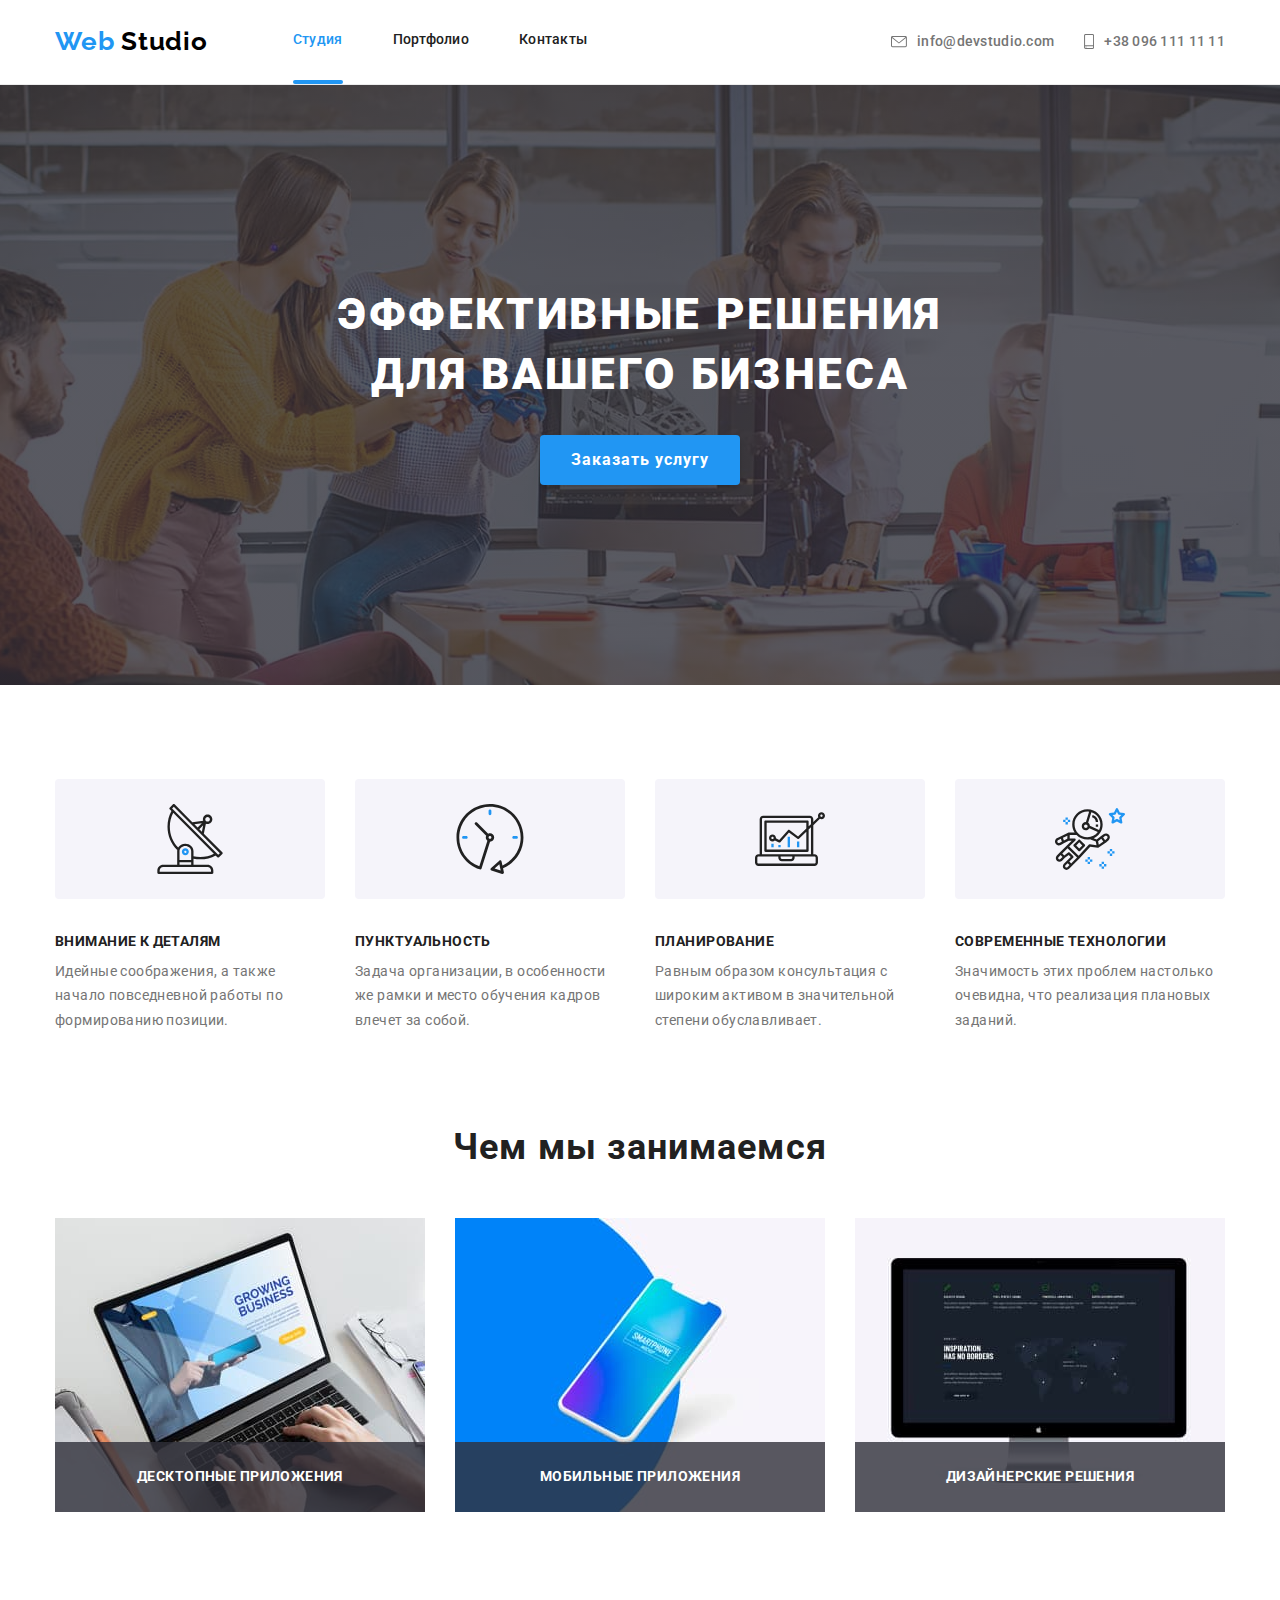
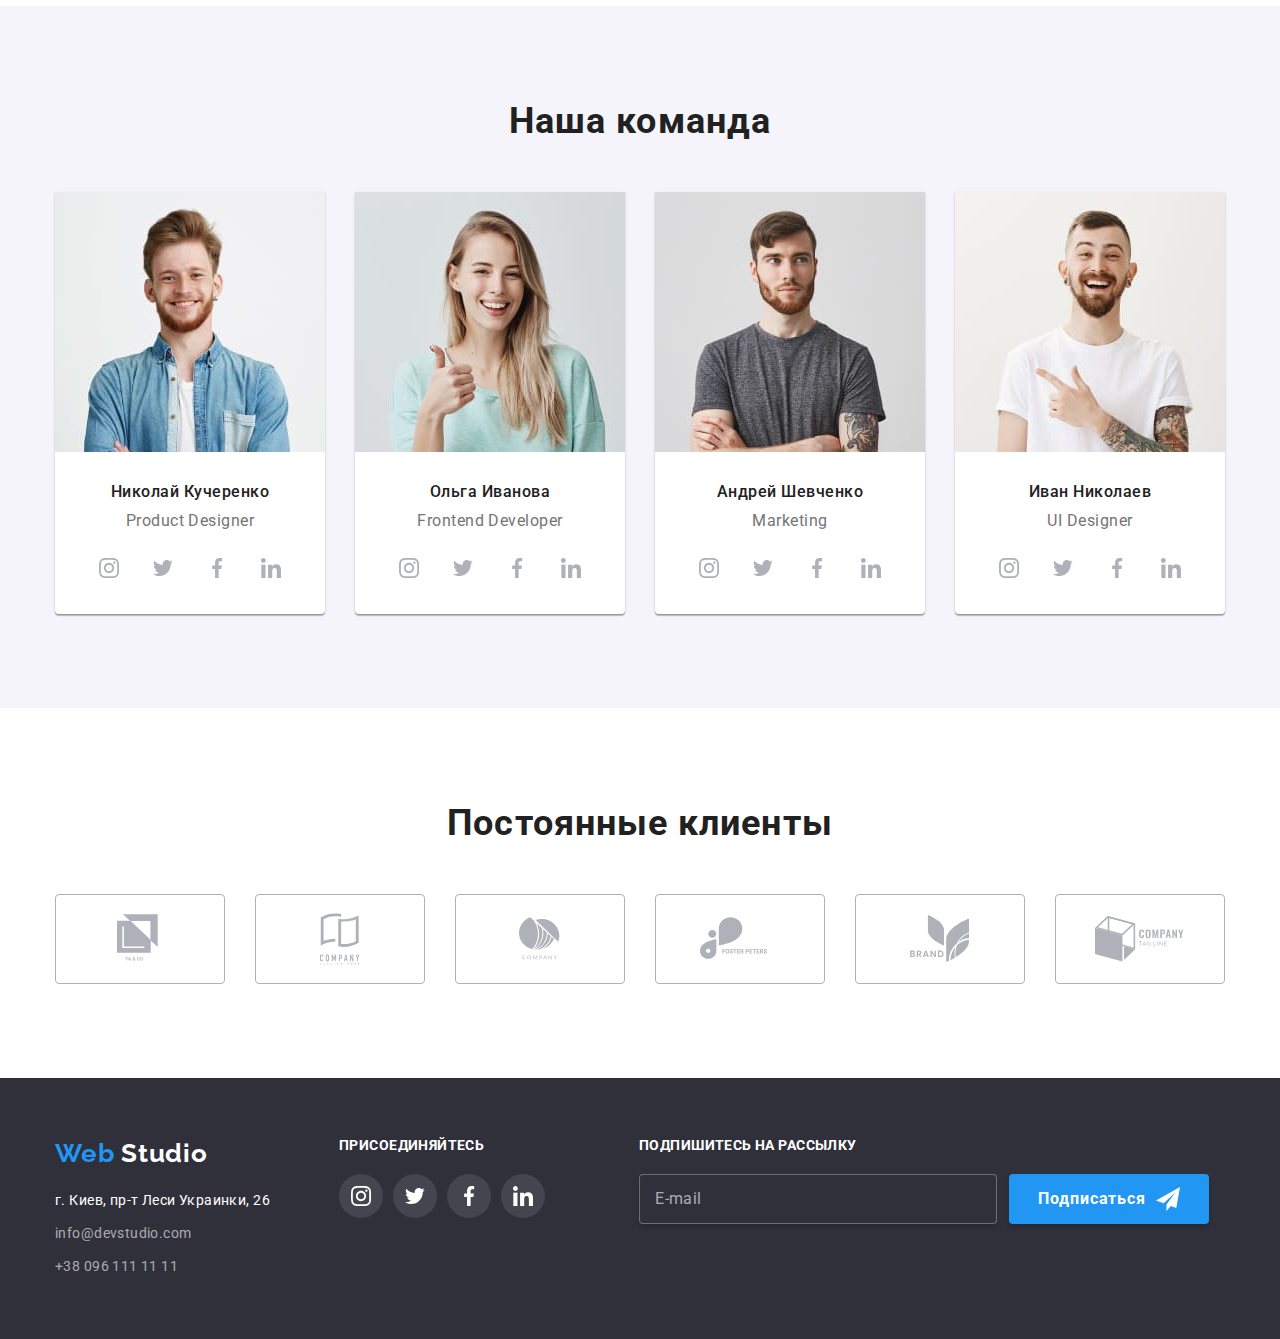
<file: index.html>
<!DOCTYPE html>
<html lang="ru">
  <head>
    <meta charset="UTF-8" />
    <meta name="viewport" content="width=device-width, initial-scale=1.0" />
    <title>Web Studio</title>
    <link
      href="https://fonts.googleapis.com/css2?family=Raleway:wght@700&family=Roboto:wght@400;500;700;900&display=swap"
      rel="stylesheet"/>
    <link rel="stylesheet" href="https://cdnjs.cloudflare.com/ajax/libs/modern-normalize/0.6.0/modern-normalize.min.css" />
    <link rel="stylesheet" href="./css/styles.css" />
  </head>
  <body>
    <!--page-header-->
    <header class="main-header">
      <div class="page-header container">
        <!--page-nav-->

        <nav class="main-nav">
          <a class="logo link" href="./index.html">
            Web <span class="logo-header">Studio</span>
          </a>
          <ul class="page-nav list">
            <li class="item active"><a class="link " href="./index.html">Студия</a></li>
            <li class="item"><a class="link" href="./portfolio.html">Портфолио</a></li>
            <li class="item"><a class="link" href="#">Контакты</a></li>
          </ul>

        </nav>
        <!--Contacts-->
        <ul class="nav-contacts list">
          <li class="item">            
            <a class="link" href="mailto:info@devstudio.com"> 
              <svg class="contacts-icon" width="16" height="12">
                <use href="./images/sprite-icon.svg#icon-envelope" ></use>
              </svg>info@devstudio.com
            </a>
          </li>
          <li class="item"><a class="link" href="tel:+380961111111">
            <svg class="contacts-icon" width="10" height="15">
              <use href="./images/sprite-icon.svg#icon-smartphone"></use>
            </svg>+38 096 111 11 11</a></li>
        </ul>
      </div>

    </header>

    <main>
      <!--page-hero-->
      <section class="page-hero">
        <div class="hero-background">
          <h1 class="hero-title">эффективные решения <br> для вашего бизнеса</h1>         
          <button class="button" data-modal-open>Заказать услугу</button>
        </div>
      </section>

      <!--Features-->
      <section class="section">
        <div class=" container">
          <h2 class="section-title visually-hidden">Особенности нашей компании</h2>
          <ul class="features list">
            <li class="item">
              <svg class="features-icon" >
                <use href="./images/sprite-icon.svg#icon-antenna_1" width="70" height="70"></use>
              </svg>
              <h3 class="features-title">Внимание к деталям</h3>
              <p class="features-dicription">
                Идейные соображения, а также начало повседневной работы по формированию позиции.
              </p>
            </li>

            <li class="item">
              <svg class="features-icon" >
                <use href="./images/sprite-icon.svg#icon-clock_1" width="70" height="70"></use>
              </svg>              
              <h3 class="features-title">Пунктуальность</h3>
              <p class="features-dicription">
                Задача организации, в особенности же рамки и место обучения кадров влечет за собой.
              </p>
            </li>

            <li class="item">
              <svg class="features-icon" >
                <use href="./images/sprite-icon.svg#icon-diagram_1" width="70" height="70"></use>
              </svg>
              <h3 class="features-title">Планирование</h3>
              <p class="features-dicription">
                Равным образом консультация с широким активом в значительной степени обуславливает.
              </p>
            </li>

            <li class="item">
              <svg class="features-icon" >
                <use href="./images/sprite-icon.svg#icon-astronaut_1" width="70" height="70"></use>
              </svg>
              <h3 class="features-title">Современные технологии</h3>
              <p class="features-dicription">
                Значимость этих проблем настолько очевидна, что реализация плановых заданий.
              </p>
            </li>
         </ul>

        </div>
      </section>

      <!--What are we doing-->
      <section class="our-working-main section">
        <div class="container">
            <h2 class="section-title">Чем мы занимаемся</h2>
            <ul class="works list">
              <li class="item">
                <img src="./images/Desktop-applications.jpg" alt="Ноутбук" width="370" height="294" />
                <p class="our-working">Десктопные приложения</p>
              </li>

              <li class="item">
                <img src="./images/Mobile-applications.jpg" alt="Смартфон" width="370" height="294" />
                <p class="our-working">Мобильные приложения</p>
              </li>

              <li class="item">
                <img src="./images/Design-solutions.jpg" alt="Монитор" width="370" height="294" />
                <p class="our-working">Дизайнерские решения</p>
              </li>

            </ul>
        </div>
        
      </section>

      <!--Our-Team-->
      <section class="our-team-main section">
        <div class="container">
          <h2 class="section-title">Наша команда</h2>
          <ul class="our-team list">
            <li class="item">
              <img class="member-photo" src="./images/Nikolay-Kucherenko.jpg" alt="Николай Кучеренко" width="270" height="260" />
              <div class="team-label">
                <h3 class="teams-member">Николай Кучеренко</h3>
                <p class="occupations">Product Designer</p>
                <ul class="social list">
                  <li class="item">
                    <a class="link" href="#" aria-label="instagram">
                      <svg class="member-social-icon" width="20" height="20">
                      <use href="./images/sprite-icon.svg#icon-instagram" ></use>
                      </svg>
                    </a>
                  </li>
                  <li class="item">
                    <a class="link" href="#" aria-label="twitter"> 
                      <svg class="member-social-icon" width="20" height="20">
                        <use href="./images/sprite-icon.svg#icon-twitter" ></use>
                      </svg> 
                    </a>
                  </li>
                  <li class="item">
                    <a class="link" href="#" aria-label="facebook"> 
                      <svg class="member-social-icon" width="20" height="20">
                        <use href="./images/sprite-icon.svg#icon-facebook" ></use>
                      </svg>
                    </a>
                  </li>
                  <li class="item">
                    <a class="link" href="#" aria-label="linkedin">
                      <svg class="member-social-icon" width="20" height="20">
                      <use href="./images/sprite-icon.svg#icon-linkedin" ></use>
                      </svg>
                    </a>
                  </li>
                </ul>
              </div>
            </li>

            <li class="item">
              <img class="member-photo" src="./images/Olga-Ivanova.jpg" alt="Ольга Иванова" width="270" height="260" />
              <div class="team-label">
                <h3 class="teams-member">Ольга Иванова</h3>
                <p class="occupations">Frontend Developer</p>
                <ul class="social list">
                  <li class="item">
                    <a class="link" href="#" aria-label="instagram">
                      <svg class="member-social-icon" width="20" height="20">
                      <use href="./images/sprite-icon.svg#icon-instagram" ></use>
                      </svg>
                    </a>
                  </li>
                  <li class="item">
                    <a class="link" href="#" aria-label="twitter"> 
                      <svg class="member-social-icon" width="20" height="20">
                        <use href="./images/sprite-icon.svg#icon-twitter" ></use>
                      </svg> 
                    </a>
                  </li>
                  <li class="item">
                    <a class="link" href="#" aria-label="facebook"> 
                      <svg class="member-social-icon" width="20" height="20">
                        <use href="./images/sprite-icon.svg#icon-facebook" ></use>
                      </svg>
                    </a>
                  </li>
                  <li class="item">
                    <a class="link" href="#" aria-label="linkedin">
                      <svg class="member-social-icon" width="20" height="20">
                      <use href="./images/sprite-icon.svg#icon-linkedin" ></use>
                      </svg>
                    </a>
                  </li>
                </ul>
              </div>
            </li>

            <li class="item">
              <img class="member-photo" src="./images/Andrey-Shevchenko.jpg" alt="Андрей Шевченко" width="270" height="260" />
              <div class="team-label">
                <h3 class="teams-member">Андрей Шевченко</h3>
                <p class="occupations">Marketing</p>
                <ul class="social list">
                  <li class="item">
                    <a class="link" href="#" aria-label="instagram">
                      <svg class="member-social-icon" width="20" height="20">
                      <use href="./images/sprite-icon.svg#icon-instagram" ></use>
                      </svg>
                    </a>
                  </li>
                  <li class="item">
                    <a class="link" href="#" aria-label="twitter"> 
                      <svg class="member-social-icon" width="20" height="20">
                        <use href="./images/sprite-icon.svg#icon-twitter" ></use>
                      </svg> 
                    </a>
                  </li>
                  <li class="item">
                    <a class="link" href="#" aria-label="facebook"> 
                      <svg class="member-social-icon" width="20" height="20">
                        <use href="./images/sprite-icon.svg#icon-facebook" ></use>
                      </svg>
                    </a>
                  </li>
                  <li class="item">
                    <a class="link" href="#" aria-label="linkedin">
                      <svg class="member-social-icon" width="20" height="20">
                      <use href="./images/sprite-icon.svg#icon-linkedin" ></use>
                      </svg>
                    </a>
                  </li>
                </ul>
              </div>
            </li>

            <li class="item">
              <img class="member-photo" src="./images/Ivan-Nikolaev.jpg" alt="Иван Николаев" width="270" height="260" />
              <div class="team-label">
                <h3 class="teams-member">Иван Николаев</h3>
                <p class="occupations">UI Designer</p>
                <ul class="social list">
                  <li class="item">
                    <a class="link" href="#" aria-label="instagram">
                      <svg class="member-social-icon" width="20" height="20">
                      <use href="./images/sprite-icon.svg#icon-instagram" ></use>
                      </svg>
                    </a>
                  </li>
                  <li class="item">
                    <a class="link" href="#" aria-label="twitter"> 
                      <svg class="member-social-icon" width="20" height="20">
                        <use href="./images/sprite-icon.svg#icon-twitter" ></use>
                      </svg> 
                    </a>
                  </li>
                  <li class="item">
                    <a class="link" href="#" aria-label="facebook"> 
                      <svg class="member-social-icon" width="20" height="20">
                        <use href="./images/sprite-icon.svg#icon-facebook" ></use>
                      </svg>
                    </a>
                  </li>
                  <li class="item">
                    <a class="link" href="#" aria-label="linkedin">
                      <svg class="member-social-icon" width="20" height="20">
                      <use href="./images/sprite-icon.svg#icon-linkedin" ></use>
                      </svg>
                    </a>
                  </li>
                </ul>
              </div>
            </li>
            
          </ul>
        </div>
      </section>

      <!--regular-customers-->
      <section class="regular-customers section">
       <div class="container">
        <h2 class="section-title">Постоянные клиенты</h2>
        <ul class="customers list">
          <li  class="item">
            <a class="link" href="#" aria-label="Client_1">
              <svg class="customers-icon"  width="45" height="50">
                <use href="./images/sprite-icon.svg#icon-Client_1" ></use>
              </svg>
            </a>
          </li>
          <li  class="item">
            <a class="link" href="#" aria-label="Client_2">
              <svg class="customers-icon"  width="40" height="52">
                <use href="./images/sprite-icon.svg#icon-Client_2" ></use>
              </svg>
            </a>
          </li>
          <li  class="item">
            <a class="link" href="#" aria-label="Client_3">
              <svg class="customers-icon"  width="41" height="43">
                <use href="./images/sprite-icon.svg#icon-Client_3" ></use>
              </svg>
            </a>
          </li>
          <li  class="item">
            <a class="link" href="#" aria-label="Client_4">
              <svg class="customers-icon"  width="80" height="43">
                <use href="./images/sprite-icon.svg#icon-Client_4" ></use>
              </svg>
            </a>
          </li>
          <li  class="item">
            <a class="link" href="#" aria-label="Client_5">
              <svg class="customers-icon"  width="59" height="47">
                <use href="./images/sprite-icon.svg#icon-Client_5" ></use>
              </svg>
            </a>
          </li>
          <li  class="item">
            <a class="link" href="#" aria-label="Client_6">
              <svg class="customers-icon"  width="89" height="46">
                <use href="./images/sprite-icon.svg#icon-Client_6" ></use>
              </svg>
            </a>
          </li>
        </ul>
       </div>
      </section>
    </main>

    <!--page-footer-->
    <footer class="main-footer ">

      <div class="page-footer container">
             
        <!--footer-contacts-->

        <div class="footer-contacts">
          <a class="logo link" href="./index.html">
            Web <span class="logo-footer">Studio</span>
          </a>
          <address>
            <p class="address">г. Киев, пр-т Леси Украинки, 26</p>
            <ul class="list">
              <li><a class="footer-mail link" href="mailto:info@devstudio.com">info@devstudio.com</a></li>
              <li><a class="footer-tel link" href="tel:+380961111111">+38 096 111 11 11</a></li>
            </ul>
          </address>
        </div>

        <!--footer-socials-->
        <div class="footer-join">
          <h3 class="join">присоединяйтесь</h3>
          <ul class="footer-socials list">            
            <li class="item">
              <a class="link" href="#" aria-label="instagram">
                <svg class="footer-social-icon" width="20" height="20">
                  <use href="./images/sprite-icon.svg#icon-instagram" ></use>
                </svg>
              </a>
            </li>
            <li class="item">
              <a class="link" href="#" aria-label="twitter"> 
                <svg class="footer-social-icon" width="20" height="20">
                  <use href="./images/sprite-icon.svg#icon-twitter" ></use>
                </svg> 
              </a>
            </li>
            <li class="item">
              <a class="link" href="#" aria-label="facebook"> 
                <svg class="footer-social-icon" width="20" height="20">
                  <use href="./images/sprite-icon.svg#icon-facebook" ></use>
                </svg>
              </a>
            </li>
            <li class="item">
              <a class="link" href="#" aria-label="linkedin">
                <svg class="footer-social-icon" width="20" height="20">
                  <use href="./images/sprite-icon.svg#icon-linkedin" ></use>
                </svg>
              </a>
            </li>
            
          </ul>
        </div>

        <!--footer-e-mail-input-->
        <form class="form-subscribe" action="#">
          <p class="subscribe">Подпишитесь на рассылку</p>
          <!-- <label for="mail" class="subscribe">Подпишитесь на рассылку</label> -->
          <div class="subscribe-wrapper">
            <input class="subscribe-mail" type="email" name="mail" id="subscribe-mail" placeholder="E-mail" >
            <button class="button" type="submit">Подписаться</button>
          </div>

        </form>
       
      </div>      

    </footer>

    <!-- form-modal -->

    <div class="backdrop is-hidden" data-modal>
      <div class="modal">

        <button class="button-close-form" data-modal-close>
          <svg class="icon-close" width="18" height="18">
            <use href="./images/sprite-icon.svg#icon-close-black" ></use>
          </svg>
        </button>
        

        <form class="form-modal">          

          <p class="form-title">Оставьте свои данные, мы вам перезвоним</p>

          <div class="form-field">            
            <input class="form-input" type="text" name="name" id="name" placeholder=" ">   
            <label for="name" class="forms-label">Имя</label>  
            <svg class="form-icon" width="18" height="18">
              <use href="./images/sprite-icon.svg#icon-person" ></use>
            </svg>        
          </div>
          <div class="form-field">            
            <input class="form-input" type="tel" name="tel" id="tel" placeholder=" ">    
            <label for="tel" class="forms-label">Телефон</label> 
            <svg class="form-icon" width="18" height="18">
              <use href="./images/sprite-icon.svg#icon-phone" ></use>
            </svg>       
          </div>
          <div class="form-field">            
            <input class="form-input" type="email" name="mail" id="mail" placeholder=" ">    
            <label for="mail" class="forms-label">Почта</label>    
            <svg class="form-icon" width="18" height="18">
              <use href="./images/sprite-icon.svg#icon-mail-black" ></use>
            </svg>    
          </div>

          <div class="form-coment">
            <textarea class="coment" name="coment" id="coment"  rows="10" placeholder=" "></textarea>
            <label for="coment" class="forms-label">Комментарий</label>
          </div>         
            
          <div class="form-agreement">
            <input class="checkbox visually-hidden" type="checkbox" name="agreement" value="agree" id="checkbox-agree" />
            <label for="checkbox-agree" class="agreements-label">
              Соглашаюсь с рассылкой и принимаю <a href="#">Условия договора</a>    
            </label> 
          </div>
            
          

          <button class="button" type="submit">Отправить</button>          

        </form>
        

      </div>

    </div>


    <script src="./js/modal.js"></script> 

    

  </body>
</html>
</file>
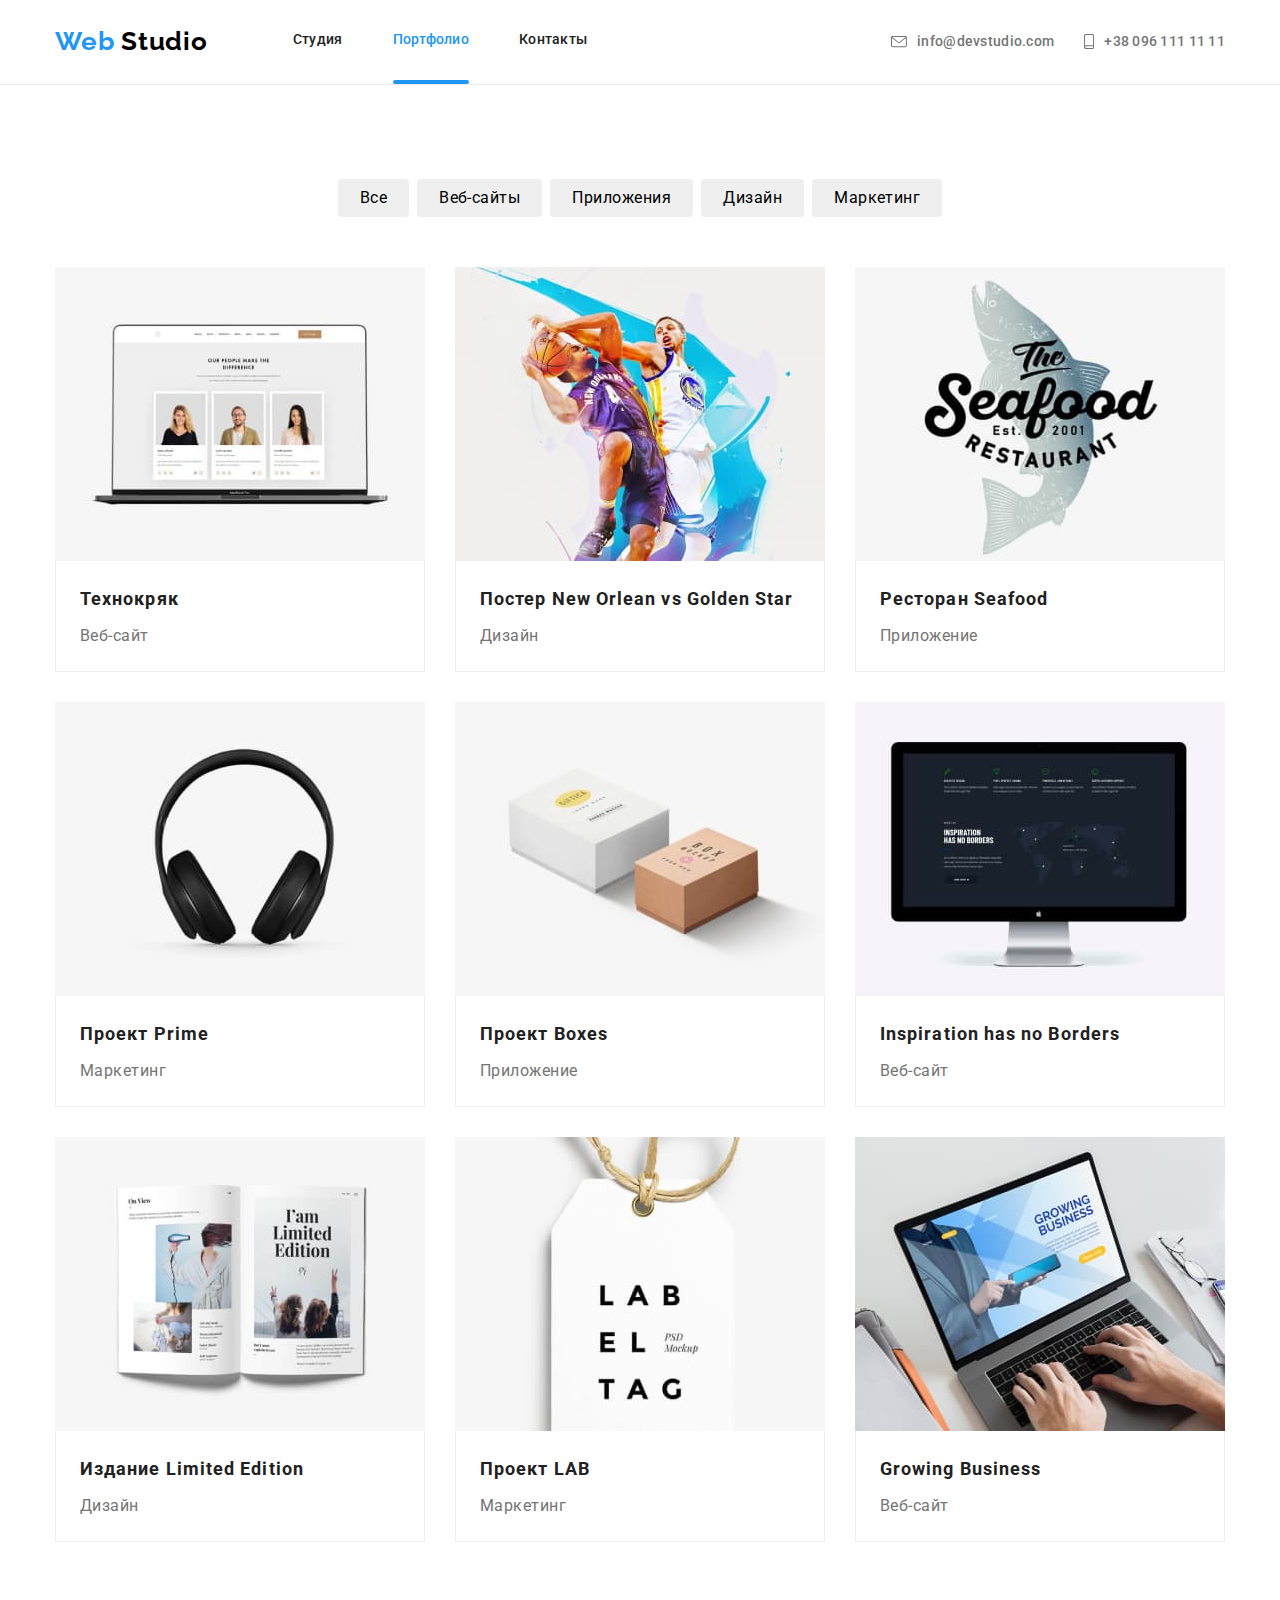
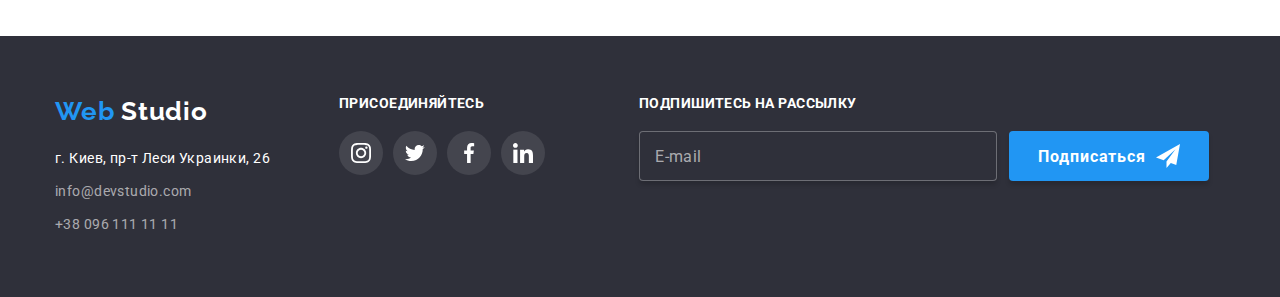
<file: portfolio.html>
<!DOCTYPE html>
<html lang="ru">
  <head>
    <meta charset="UTF-8" />
    <meta name="viewport" content="width=device-width, initial-scale=1.0" />
    <title>Portfolio</title>
    <link
      href="https://fonts.googleapis.com/css2?family=Raleway:wght@700&family=Roboto:wght@400;500;700&display=swap"
      rel="stylesheet"/>
    <link rel="stylesheet" href="https://cdnjs.cloudflare.com/ajax/libs/modern-normalize/0.6.0/modern-normalize.min.css" />
    <link rel="stylesheet" href="./css/styles.css" />
  </head>
  <body>
    <!--page-header-->
    <header class="main-header">
      <div class="page-header container">
        <!--page-nav-->

        <nav class="main-nav">
          <a class="logo link" href="./index.html">
            Web <span class="logo-header">Studio</span>
          </a>

          <ul class="page-nav list">
            <li class="item"><a class="link" href="./index.html">Студия</a></li>
            <li class="item active"><a class="link " href="./portfolio.html">Портфолио</a></li>
            <li class="item"><a class="link" href="#">Контакты</a></li>
          </ul>

        </nav>
        <!--Contacts-->
        <ul class="nav-contacts list">
          <li class="item">            
            <a class="link" href="mailto:info@devstudio.com"> 
              <svg class="contacts-icon" width="16" height="12">
                <use href="./images/sprite-icon.svg#icon-envelope" ></use>
              </svg>info@devstudio.com
            </a>
          </li>
          <li class="item"><a class="link" href="tel:+380961111111">
            <svg class="contacts-icon" width="10" height="15">
              <use href="./images/sprite-icon.svg#icon-smartphone"></use>
            </svg>+38 096 111 11 11</a></li>
        </ul>
      </div>

    </header>

    <main>
      <!-- page-portfolio -->
      <section class="page-portfolio section">
        <div class="container">
          <h1 class="filters-title visually-hidden">Наши проекты</h1>
          <!-- portfolio-filters -->
          <ul class="filters list">
            <li class="item"><button class="filters-button" type="button">Все</button></li>
            <li class="item"><button class="filters-button" type="button">Веб-сайты</button></li>
            <li class="item"><button class="filters-button" type="button">Приложения</button></li>
            <li class="item"><button class="filters-button" type="button">Дизайн</button></li>
            <li class="item"><button class="filters-button" type="button">Маркетинг</button></li>
          </ul>
  
          <!--project-portfolio -->
  
          <ul class="projects list">
            <li class="item">
              <a class="link" href="#">
                <div class="projects-overlay">
                  <img class="projects-image" src="./images/project-1.jpg" alt="экран ноутбука с карточками людей" width="370" height="294" />
                  <p class="project-description">
                    Технокряк это современная площадка распространения коронавируса. Компании используют
                    эту платформу для цифрового шпионажа и атак на защищённые сервера конкурентов.
                  </p>
                </div>                
                <div class="projects-label">
                  <h2 class="project-title">Технокряк</h2>
                  <p class="projects-type">Веб-сайт</p>
                </div>
              </a>
            </li>
  
            <li class="item">
              <a class="link" href="#">              
                <div class="projects-overlay">
                  <img class="projects-image" src="./images/project-2.jpg" alt="два баскетболиста"  width="370" height="294"/>
                  <p class="project-description">
                    Технокряк это современная площадка распространения коронавируса. Компании используют
                    эту платформу для цифрового шпионажа и атак на защищённые сервера конкурентов.
                  </p>
                </div>
                <div class="projects-label">
                  <h2 class="project-title">Постер New Orlean vs Golden Star</h2>
                  <p class="projects-type">Дизайн</p>
                </div>
              
              </a>
            </li>
  
            <li class="item">
              <a class="link" href="#">              
                <div class="projects-overlay">
                  <img class="projects-image" src="./images/project-3.jpg" alt="логотип ресторана с рыбой"  width="370" height="294"/>
                  <p class="project-description">
                    Технокряк это современная площадка распространения коронавируса. Компании используют
                    эту платформу для цифрового шпионажа и атак на защищённые сервера конкурентов.
                  </p>
                </div>
                <div class="projects-label">
                  <h2 class="project-title">Ресторан Seafood</h2>
                  <p class="projects-type">Приложение</p>
                </div>

              </a>
            </li>
  
            <li class="item">
              <a class="link" href="#">              
                <div class="projects-overlay">
                  <img class="projects-image" src="./images/project-4.jpg" alt="наушники"  width="370" height="294"/>
                  <p class="project-description">
                    Технокряк это современная площадка распространения коронавируса. Компании используют
                    эту платформу для цифрового шпионажа и атак на защищённые сервера конкурентов.
                  </p>
                </div>
                <div class="projects-label">
                  <h2 class="project-title">Проект Prime</h2>
                  <p class="projects-type">Маркетинг</p>
                </div>
              
              </a>
            </li>
  
            <li class="item">
              <a class="link" href="#">              
                <div class="projects-overlay">
                  <img class="projects-image" src="./images/project-5.jpg" alt="две коробки"  width="370" height="294"/>
                  <p class="project-description">
                    Технокряк это современная площадка распространения коронавируса. Компании используют
                    эту платформу для цифрового шпионажа и атак на защищённые сервера конкурентов.
                  </p>
                </div>
                <div class="projects-label">
                  <h2 class="project-title">Проект Boxes</h2>
                  <p class="projects-type">Приложение</p>
                </div>
              
              </a>
            </li>
  
            <li class="item">
              <a class="link" href="#">              
                <div class="projects-overlay">
                  <img class="projects-image" src="./images/project-6.jpg" alt="монитор" width="370" height="294"/>
                  <p class="project-description">
                    Технокряк это современная площадка распространения коронавируса. Компании используют
                    эту платформу для цифрового шпионажа и атак на защищённые сервера конкурентов.
                  </p>
                </div>
                <div class="projects-label">
                  <h2 class="project-title">Inspiration has no Borders</h2>
                  <p class="projects-type">Веб-сайт</p>
                </div>
              
              </a>
            </li>
  
            <li class="item">
              <a class="link" href="#">              
                <div class="projects-overlay">
                  <img class="projects-image" src="./images/project-7.jpg" alt="разворот книги"  width="370" height="294"/>
                  <p class="project-description">
                    Технокряк это современная площадка распространения коронавируса. Компании используют
                    эту платформу для цифрового шпионажа и атак на защищённые сервера конкурентов.
                  </p>
                </div>
                <div class="projects-label">
                  <h2 class="project-title">Издание Limited Edition</h2>
                  <p class="projects-type">Дизайн</p>
                </div>
              
              </a>
            </li>
  
            <li class="item">
              <a class="link" href="#">              
                <div class="projects-overlay">
                  <img class="projects-image" src="./images/project-8.jpg" alt="бирка"  width="370" height="294"/>
                  <p class="project-description">
                    Технокряк это современная площадка распространения коронавируса. Компании используют
                    эту платформу для цифрового шпионажа и атак на защищённые сервера конкурентов.
                  </p>
                </div>
                <div class="projects-label">
                  <h2 class="project-title">Проект LAB</h2>
                  <p class="projects-type">Маркетинг</p>
                </div>
              
              </a>
            </li>
  
            <li class="item">
              <a class="link" href="#">              
                <div class="projects-overlay">
                  <img class="projects-image" src="./images/project-9.jpg" alt="ноутбука"  width="370" height="294"/>
                  <p class="project-description">
                    Технокряк это современная площадка распространения коронавируса. Компании используют
                    эту платформу для цифрового шпионажа и атак на защищённые сервера конкурентов.
                  </p>
                </div>
                <div class="projects-label">
                  <h2 class="project-title">Growing Business</h2>
                  <p class="projects-type">Веб-сайт</p>
                </div>
             
              </a>
            </li>
  
          </ul>

        </div>
       

      </section>

    </main>

    <!--page-footer-->
    <footer class="main-footer ">

      <div class="page-footer container">
              
        <!--footer-contacts-->
 
        <div class="footer-contacts">
          <a class="logo link" href="./index.html">
            Web <span class="logo-footer">Studio</span>
          </a>
          <address>
            <p class="address">г. Киев, пр-т Леси Украинки, 26</p>
            <ul class="list">
              <li><a class="footer-mail link" href="mailto:info@devstudio.com">info@devstudio.com</a></li>
              <li><a class="footer-tel link" href="tel:+380961111111">+38 096 111 11 11</a></li>
            </ul>
          </address>
        </div>

        <!--footer-socials-->
        <div class="footer-join">
          <h3 class="join">присоединяйтесь</h3>
          <ul class="footer-socials list">            
            <li class="item">
              <a class="link" href="#" aria-label="instagram">
                <svg class="footer-social-icon" width="20" height="20">
                  <use href="./images/sprite-icon.svg#icon-instagram" ></use>
                </svg>
              </a>
            </li>
            <li class="item">
              <a class="link" href="#" aria-label="twitter"> 
                <svg class="footer-social-icon" width="20" height="20">
                  <use href="./images/sprite-icon.svg#icon-twitter" ></use>
                </svg> 
              </a>
            </li>
            <li class="item">
              <a class="link" href="#" aria-label="facebook"> 
                <svg class="footer-social-icon" width="20" height="20">
                  <use href="./images/sprite-icon.svg#icon-facebook" ></use>
                </svg>
              </a>
            </li>
            <li class="item">
              <a class="link" href="#" aria-label="linkedin">
                <svg class="footer-social-icon" width="20" height="20">
                  <use href="./images/sprite-icon.svg#icon-linkedin" ></use>
                </svg>
              </a>
            </li>
            
          </ul>
        </div>

        <!--footer-e-mail-input-->
        <form class="form-subscribe" action="#">
          <p class="subscribe">Подпишитесь на рассылку</p>
          <!-- <label for="mail" class="subscribe">Подпишитесь на рассылку</label> -->
          <div class="subscribe-wrapper">
            <input type="email" name="mail" id="subscribe-mail" placeholder="E-mail" class="subscribe-mail">
            <button class="button" type="submit">Подписаться</button>
          </div>

        </form>
        
      </div>      
 
    </footer>       
                 

  </body>

</html>
</file>
<file: css/styles.css>
/* цвет основного текста #757575; */
/* вторичный цвет текста  #212121; */
/* белый #FFFFFF  */
/* белый с прозрачностью rgba(255, 255, 255, 0.6); */
/* цвет текста лого #000000; */
/* акцент #2196F3; */
/* font-family: 'Raleway', sans-serif;
font-family: 'Roboto', sans-serif; */
/* время hover , focus: 250ms
  фукция эфекта hover , focus cubic-bezier(0.4, 0, 0.2, 1) */

:root {
  --title-text-color : #212121;
  --primary-text-color: #757575;
  --accent-color: #2196F3;
  --primary-white-color: #ffffff;
 
}



body {
  max-width: 1600px;
  margin-left: auto;
  margin-right: auto;
  background-color: var(--primary-white-color);
  color: var(--primary-text-color);
  font-family: 'Roboto', sans-serif;
}

.link {
  margin: 0;
  color: var(--title-text-color);
  text-decoration: none;
}

.list {
  padding: 0;
  margin: 0;
  list-style: none;
}

.container {
  margin-left: auto;
  margin-right: auto;
  width: 1200px;
  padding-left: 15px;
  padding-right: 15px; 
}

.section {
  padding-top: 94px;
  padding-bottom: 94px;
}

img {
  display: block;
  max-width: 100%;
  height: auto;
}

.visually-hidden {
	position: absolute ;
	height: 1px; 
  width: 1px; 
  margin: -1px;
	padding:0 ;
	border:0 ;
	clip: rect(0 0 0 0);
	overflow: hidden;
}
/* css for index.html */

/* page-header */
.main-header {
  border-bottom: 1px solid #ECECEC;
}

.page-header {
  display: flex;
  align-items: center;
  
}

.main-nav {
  display: flex;
  align-items: center;
}

/* logo */
.logo {
  color: var(--accent-color);
  font-family: 'Raleway', sans-serif;
  font-weight: 700;
  font-size: 26px;
  line-height: 1.2;
  letter-spacing: 0.03em; 
  
}
.logo-header {
  color:#000000;    
}

/* page-nav */

.page-nav {
  display: flex;
  margin-left: 85px;
  font-weight: 500;
  font-size: 14px;
  line-height: 1.14;
  letter-spacing: 0.02em;
  
}

.page-nav .item:not(:last-child) {
  margin-right: 50px;
}

.page-nav .link {
  display: block;
  padding-top: 32px;
  padding-bottom: 32px;

  transition: color 250ms cubic-bezier(0.4, 0, 0.2, 1);
}

.page-nav .active .link {
 color: var(--accent-color);
}
.page-nav .active::after {
  content: '';
  width: 100%;
  height: 4px;
  display: block;
  background: var(--accent-color);
  border-radius: 2px;
}

.nav-contacts {
  display: flex;
  margin-left: auto;
}

.nav-contacts>.item:not(:last-child) {
  margin-right: 30px;  
}

.nav-contacts .link {
  display: flex;
  align-items: center;
  padding-top: 32px;
  padding-bottom: 32px;
  color: var(--primary-text-color);  
  font-weight: 500;
  font-size: 14px;
  line-height: 1.14;
  letter-spacing: 0.02em;
  fill: var(--primary-text-color);

  transition: color 250ms cubic-bezier(0.4, 0, 0.2, 1), 
  fill 250ms cubic-bezier(0.4, 0, 0.2, 1);
}

.contacts-icon {
  margin-right: 10px;
  
}

.nav-contacts .link:hover,
.nav-contacts .link:focus .contacts-icon {
  fill: var(--accent-color);  
} 

.page-nav .link:hover,
.page-nav .link:focus,
.nav-contacts .link:hover,
.nav-contacts .link:focus, 
.footer-mail:hover,
.footer-mail:focus,
.footer-tel:hover,
.footer-tel:focus {
  color:var(--accent-color);  
}


/* page-hero */

.page-hero {
  text-align: center;  
}

.hero-background {
  max-width: 1600px;
  height: 600px;
  margin-right: auto;
  margin-left: auto;
  padding-top: 200px;
  padding-bottom: 200px;
  background-color: var(--primary-text-color);
  background-image: linear-gradient(
    to right,
    rgba(47, 48, 58, 0.8), 
    rgba(47, 48, 58, 0.8)), 
    url("../images/Header-image.jpg");
  background-repeat: no-repeat;
  background-position: center;
  background-size: cover;
}

.hero-title {
  margin-top: 0;
  margin-bottom: 30px;
  color: var(--primary-white-color) ;
  font-weight: 900;
  font-size: 44px;
  line-height: 1.36;
  letter-spacing: 0.06em;
  text-transform: uppercase;
}

.button {  
  min-width: 200px;
  min-height: 50px;
  border-radius: 4px;
  border: transparent;
  padding: 10px;
  margin: 0;
  text-align: center;
  background-color: var(--accent-color);
  box-shadow: 0px 4px 4px rgba(0, 0, 0, 0.15);
  font-family: Roboto, sans-serif;
  color: var(--primary-white-color);
  font-weight: 700;
  font-size: 16px;
  line-height: 1.87;
  letter-spacing: 0.06em;  
}


/* form-modal */
  

.backdrop {  
  position: fixed;
  top: 0;
  left: 0;
  width: 100%;
  height: 100%;
  overflow-y: auto;
  background: rgba(0, 0, 0, 0.2);
  opacity: 1;
  transition: all 250ms cubic-bezier(0.4, 0, 0.2, 1);
  
}

.backdrop.is-hidden {
  opacity: 0;
  pointer-events: none;
  visibility: hidden;
  
}


.modal{
  position: absolute;
  top: 50%;
  left: 50%;
  transform: translate(-50%, -40%) scale(1); 
  width: 528px;
  padding: 20px;
  display: flex;
  justify-content: center;
  align-items: center;
  border-radius: 4px;
  background: var(--primary-white-color);
  box-shadow: 0px 2px 1px rgba(0, 0, 0, 0.2), 
              0px 1px 1px rgba(0, 0, 0, 0.14), 
              0px 1px 3px rgba(0, 0, 0, 0.12);
  transition: transform 250ms cubic-bezier(0.4, 0, 0.2, 1);
  
}

.backdrop.is-hidden .modal {
  transform: translate(-50%, -40%) scale(1.2); 
  
} 

.button-close-form {
  position: absolute;
  top: 8px;
  right: 8px;
  width: 30px;
  height: 30px;
  display: flex;
  justify-content: center;
  align-items: center;
  border: 1px solid rgba(0, 0, 0, 0.1);
  border-radius: 50%;
  padding: 0;
  margin: 0;  
  background: var(--primary-white-color);
  transition: fill 250ms cubic-bezier(0.4, 0, 0.2, 1);
}

.button-close-form:focus,
.button-close-form:hover {
  fill: var(--accent-color);
}

.form-modal {
  width: 100%;
  padding: 20px; 
    
  text-align: center; 
  font-family: Roboto, sans-serif;
  font-weight: 400;
  font-size: 14px;
  line-height: 1.143;
  letter-spacing: 0.01em;
  color: var(--primary-text-color);
  
} 




.form-title {  
  margin: 0;
  margin-bottom: 34px;
  font-weight: 700;
  font-size: 20px;
  line-height: 1.15;
  letter-spacing: 0.03em;
  color: var(--title-text-color);
  
}

.form-field{
  position: relative;
  margin: 0;
  margin-bottom: 28px;   
  font: inherit;
}



.form-field>.form-input {
  width: 100%;
  height: 40px;
  border: 1px solid rgba(33, 33, 33, 0.2);
  border-radius: 4px;
  padding: 12px;
  padding-left: 42px;
  margin: 0;
  font-family: 'Roboto', sans-serif;
  font-weight: 400;
  font-size: 14px;
  line-height: 1.143;
  letter-spacing: 0.01em;
  color: var(--primary-text-color);
  transition: border-color 250ms cubic-bezier(0.4, 0, 0.2, 1);
    
}

.forms-label {
  position: absolute;
  top: 12px;
  left: 42px;
  transition: transform 250ms cubic-bezier(0.4, 0, 0.2, 1), 
  color 250ms cubic-bezier(0.4, 0, 0.2, 1);
}

.forms-label:last-child {
  top: 15px;
  left: 16px;
}

.form-icon {
  position: absolute;
  top: 11px;
  left: 16px;
  fill: var(--title-text-color);
  transition: fill 250ms cubic-bezier(0.4, 0, 0.2, 1);
}

.form-input:focus ~ .form-icon {
  fill: var(--accent-color);
}

.form-input:focus {
  outline: none;
  border-color: var(--accent-color);
  font-family: 'Roboto', sans-serif;
  font-weight: 400;
  font-size: 14px;
  line-height: 1.143;
  letter-spacing: 0.01em;
  color: var(--primary-text-color);
  
}

.form-input:focus + .forms-label,
.form-input:not(:placeholder-shown) + .forms-label {
  color: var(--accent-color);
  transform: translate(-26px, -30px);
  font-size: 12px;
  line-height: 1.167;
}

.form-coment{
  position: relative;
  margin: 0;
  margin-bottom: 20px;  
  font: inherit;
}
.form-coment .coment {
  resize: none;
  width: 100%;
  height: 120px;
  padding: 15px 16px 12px;
  margin: 0;  
  border: 1px solid rgba(33, 33, 33, 0.2);
  border-radius: 4px;
  font: inherit;
  transition: border-color 250ms cubic-bezier(0.4, 0, 0.2, 1);
}

.form-coment .coment:focus {
  outline: none;
  border-color: var(--accent-color);
}

.form-coment .coment:focus + .forms-label,
.form-coment .coment:not(:placeholder-shown) + .forms-label {
  color: var(--accent-color);
  transform: translateY(-30px);
  font-size: 12px;
  line-height: 1.167;
}

 .form-agreement {  
  margin: 0;
  margin-bottom: 30px;
  
  
} 

.agreements-label {  
  position: relative;
  margin: 0;
  font: inherit;
  line-height: 1.71;
  letter-spacing: 0.03em;
}

.agreements-label>a {
  display: inline-block;
  margin: 0;
  font: inherit;
  color: var(--accent-color); 
  line-height: 1.71;
  letter-spacing: 0.03em;
}

.agreements-label::before {
  content: '';
  position: absolute;    
  top: 1px;
  left: -24px ;  
  width: 16px;
  height: 15px;
  border: 2px solid var(--title-text-color);
  border-radius: 2px;  
  margin: 0;  
  transition: all 250ms cubic-bezier(0.4, 0, 0.2, 1); 
}

 .checkbox:checked + .agreements-label::before { 
  border-color: transparent;
  background-color: var(--accent-color);
  background-image: url('../images/icon-check.svg');
  background-size: contain;
  background-origin: border-box;  
  
} 


/* Features */

.section-title {
  margin-top: 0;
  margin-bottom: 50px;
  text-align: center;
  color: var(--title-text-color);
  font-weight: 700;
  font-size: 36px;
  line-height: 1.17;
  letter-spacing: 0.03em;
}

.features {
  display: flex; 
}

.features>.item {
  width: calc((100% - 90px)/4);
  margin-right: 30px;    
}

.features>.item:last-child {
  margin-right: 0;
}

.features-icon {
  max-width: 100%;
  height: 120px;
  padding: 25px 100px;
  margin: 0;
  margin-bottom: 30px;
  border-radius: 4px;
  background-color: #F5F4FA; 
  background-size: cover;
}

.features-title {
  margin-top: 0;
  margin-bottom: 10px;
  color: var(--title-text-color); 
  font-weight: 700;
  font-size: 14px;
  line-height: 1.143;
  letter-spacing: 0.03em;
  text-transform: uppercase;
}

.features-dicription {
  margin: 0;
  font-size: 14px;
  line-height: 1.72;
  letter-spacing: 0.03em;
}


/* What are we doing */

.our-working-main {
  padding-top: 0;
}

.works {
  display: flex;
}

.works>.item {
  position: relative;
  width: calc((100% - 60px)/3);
  margin-right: 30px;
  margin-bottom: 0;
  
}

.works>.item:last-child {
  margin-right: 0;
}

.our-working {
  position: absolute;
  bottom: 0;
  width: 100%;
  padding-top: 27px;
  padding-bottom: 27px;
  margin: 0;
  text-align: center;
  background-color: rgba(47, 48, 58, 0.8);
  color: var(--primary-white-color);
  font-weight: 700;
  font-size: 14px;
  line-height: 1.14;
  letter-spacing: 0.03em;
  text-transform: uppercase;
}


/* Our-Team */

.our-team-main {
  background: #F5F4FA;
}

.our-team {
  display: flex;   
}

.our-team>.item {
  width: calc((100% - 90px)/4);
  margin-right: 30px;
  border-radius: 0px 0px 4px 4px;
  background: #FFFFFF;
  box-shadow: 0px 2px 1px rgba(0, 0, 0, 0.2), 0px 1px 1px rgba(0, 0, 0, 0.14), 0px 1px 3px rgba(0, 0, 0, 0.12);
}

.our-team>.item:last-child {
  margin-right: 0;
}

.team-label {
  padding-top: 30px;
  padding-bottom: 24px;
  padding-right: 32px;
  padding-left: 32px;
 } 

.teams-member {
  margin: 0;
  margin-bottom: 10px;
  text-align: center;
  color: var(--title-text-color);
  font-weight: 500;
  font-size: 16px;
  line-height: 1.19;
  letter-spacing: 0.03em;
}

.occupations {
  margin: 0;
  margin-bottom: 16px;
  text-align: center;
  font-size: 16px;
  line-height: 1.19;
  letter-spacing: 0.03em;
}
.social {
  display: flex;
  height: 44px;
  margin: 0;
 
}

.social>.item:not(:last-child) {
  margin-right: 10px;
}

.social .link {
  display: flex;
  justify-content: center;
  align-items: center;
  margin: 0;
  width: 44px;
  height: 44px;
  background-color: var(--primary-white-color);
  border-radius: 50%;
  fill:#afb1b8;
  
  transition: background-color 250ms cubic-bezier(0.4, 0, 0.2, 1),  
  fill 250ms cubic-bezier(0.4, 0, 0.2, 1);

} 

.social .link:hover,
.social .link:focus {
  background-color:var(--accent-color);
  fill: #ffffff;
}

/* regular-customers */

.customers {
  display: flex;
}

.customers>.item {
  width: calc((100% - 150px)/6);
  margin-right: 30px;
  height: 90px;
  
}

.customers .item:last-child {
  margin-right: 0;  
}

.customers .link {
  display: flex;
  justify-content: center;
  align-items: center; 
  width: 100%;
  height: 100%;
  margin: 0;  
  border: 1px solid #AFB1B8;
  border-radius: 4px;
  background-color: var(--primary-white-color);
  fill: #afb1b8;
  transition: border-color 250ms cubic-bezier(0.4, 0, 0.2, 1),
   fill 250ms cubic-bezier(0.4, 0, 0.2, 1);
  
}


.customers .link:hover,
.customers .link:focus {
  border: 1px solid var(--accent-color);
  fill: var(--accent-color);  
}


/* page-footer */

.main-footer {
 background: #2F303A;
 padding-top: 60px;
 padding-bottom: 60px;

 
}

.page-footer {
  display: flex;
    
}

.footer-contacts {
  margin-top: 0;
  margin-right: 69px;
}

.footer-contacts .logo.link {
  display: inline-block;
  margin-top: 0;
  margin-bottom: 20px;
}

.logo-footer {
  color: var(--primary-white-color);  
  
}


.address {
  margin-top: 0;
  margin-bottom: 9px;
  color: var(--primary-white-color);
  font-style: normal;
  font-size: 14px;
  line-height: 1.71;
  letter-spacing: 0.03em;

}

.footer-mail,
.footer-tel {
  display: inline-block;
  margin-top: 0;
  margin-bottom: 9px;
  color: rgba(255, 255, 255, 0.6);
  font-style: normal;
  font-size: 14px;
  line-height: 1.71;
  letter-spacing: 0.03em;

  transition: color 250ms cubic-bezier(0.4, 0, 0.2, 1);

}
.footer-tel {
  margin-bottom: 0;
}

/* footer-socials */

.footer-join {
  margin-top: 0;
  margin-bottom: 0;
  margin-right: 94px;
  
}

.footer-socials {
  display: flex;
}

.footer-socials>.item:not(:last-child) {
  width: calc((100% - 30px)/4);
  margin-right: 10px;
 
}

.footer-socials .link {
  display: flex;
  justify-content: center;
  align-items: center;
  width: 44px;
  height: 44px;
  background-color: rgba(255, 255, 255, 0.1);
  border-radius: 50%;  

  transition: background-color 250ms cubic-bezier(0.4, 0, 0.2, 1);
}

.footer-socials .footer-social-icon {
  fill:  var(--primary-white-color);
}

.footer-socials .link:hover,
.footer-socials .link:focus {
  background-color:var(--accent-color);  
}
 


.join, 
.subscribe {
  margin: 0;
  margin-bottom: 20px;
  color: var(--primary-white-color);
  font-weight: 700;
  font-size: 14px;
  line-height: 1.14;
  letter-spacing: 0.03em;
  text-transform: uppercase;
}

.subscribe-wrapper {
  display: flex;
  flex-direction: row;
}

.subscribe-mail {
  width: 358px;
  height: 50px;
  padding: 15px;
  margin: 0;
  margin-right: 12px;
  border: 1px solid rgba(255, 255, 255, 0.3);
  box-shadow: 0px 4px 4px rgba(0, 0, 0, 0.15);
  border-radius: 4px;
  background-color: #2F303A;
  font-family: 'Roboto', sans-serif;
  font-weight: 400;
  font-size: 16px;
  line-height: 1.25;
  letter-spacing: 0.03em;
  color: rgba(255, 255, 255, 0.6);
}

.subscribe-mail::placeholder{
  font-family: 'Roboto', sans-serif;
  font-weight: 400;
  font-size: 16px;
  line-height: 1.25;
  letter-spacing: 0.03em;
  color: rgba(255, 255, 255, 0.6);
    
}

.form-subscribe .button {
  margin: 0;
  display: inline-flex;
  align-items: center;
  justify-content: center;
}

.form-subscribe .button::after {
  content: '';
  width: 24px;
  height: 24px;
  margin-left: 10px;
  background-size: contain;
  background-image: url(../images/icon_send.svg);
}



/* css for portfolio.html */

/*  portfolio-filters */
.filters-title {
  margin-top: 0;
  margin-bottom: 0;
  text-align: center;
  color: var(--title-text-color);
  font-weight: 700;
  font-size: 36px;
  line-height: 1.17;
  letter-spacing: 0.03em;
}

.filters {
  display: flex;
  justify-content: center;
  margin-top: 0;
  margin-bottom: 34px;
  padding-bottom: 16px;  
}

.filters>.item:not(:last-child) {
  margin-right: 8px;
}
.filters-button {
  padding: 6px 22px;
  border: transparent;
  border-radius: 4px;
  font-family: Roboto, sans-serif;
  font-size: 16px;
  line-height: 1.62;
  letter-spacing: 0.03em;

  transition: background-color 250ms cubic-bezier(0.4, 0, 0.2, 1), 
  color 250ms cubic-bezier(0.4, 0, 0.2, 1);
}

.filters-button:hover,
.filters-button:focus {
  background-color: var(--accent-color);
  color: var(--primary-white-color);
}

/* project-portfolio */

.projects {
  display: flex;
  flex-wrap: wrap;
}
.projects>.item {
  width: calc((100% - 60px)/3);
  margin-right: 30px;
  margin-bottom: 30px; 
    
}

.projects>.item:nth-child(3n) {
  margin-right: 0;
}

.projects>.item:nth-last-child(-n+3) {
  margin-bottom: 0;
}

.projects .link {
  display: inline-block;
}


.projects-overlay {
  position: relative;
  width: 100%;
  height: 100%;
  overflow: hidden;
}

.project-description {   
  position: absolute; 
  top: 0;
  left: 0;
  width: 100%;
  height: 100%;
  padding: 63px 24px; 
  margin: 0; 
  background-color: rgba(33, 150, 243, 0.9);
  color: var(--primary-white-color);
  font-size: 18px;
  line-height: 1.56;
  letter-spacing: 0.03em;
  transform: translateY(100%);
  opacity: 0;
  
  transition: transform 250ms cubic-bezier(0.4, 0, 0.2, 1),
  opacity 250ms cubic-bezier(0.4, 0, 0.2, 1);

} 

.projects .link:hover {
  box-shadow: 1px 4px 6px rgba(0, 0, 0, 0.16), 0px 4px 4px rgba(0, 0, 0, 0.06), 0px 1px 1px rgba(0, 0, 0, 0.12);
}

.projects .link:hover .project-description {
  transform: translateY(0);
  opacity: 1;

}

.projects-label {
  padding: 20px 24px;
  border-right: 1px solid #EEEEEE;
  border-bottom: 1px solid #EEEEEE;
  border-left: 1px solid #EEEEEE;  
} 


.project-title {
  margin-top: 0;
  margin-bottom: 4px;
  color: var(--title-text-color);
  font-weight: 700;
  font-size: 18px;
  line-height: 2;
  letter-spacing: 0.06em;
}

.projects-type {
  margin-top: 0;
  margin-bottom: 0px;
  color: var(--primary-text-color);
  font-size: 16px;
  line-height: 1.87;
  letter-spacing: 0.03em;
}
</file>
